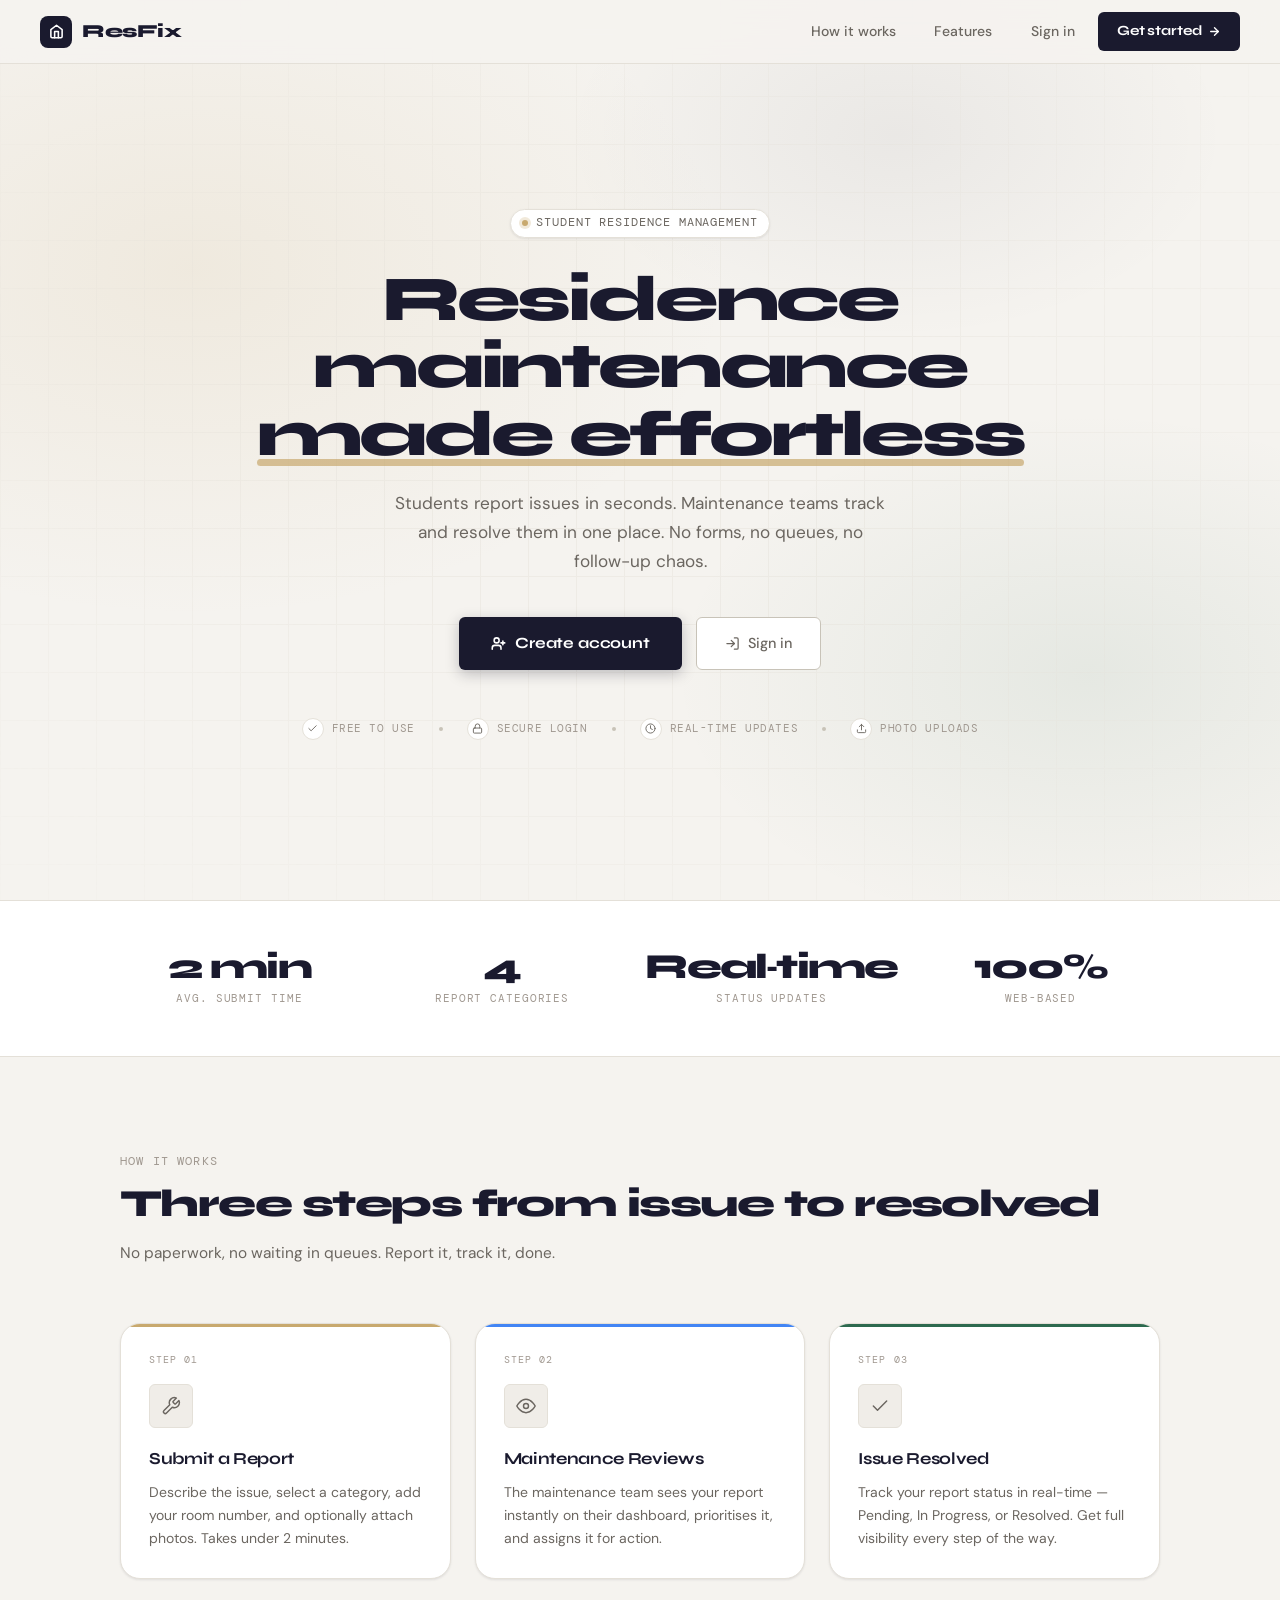
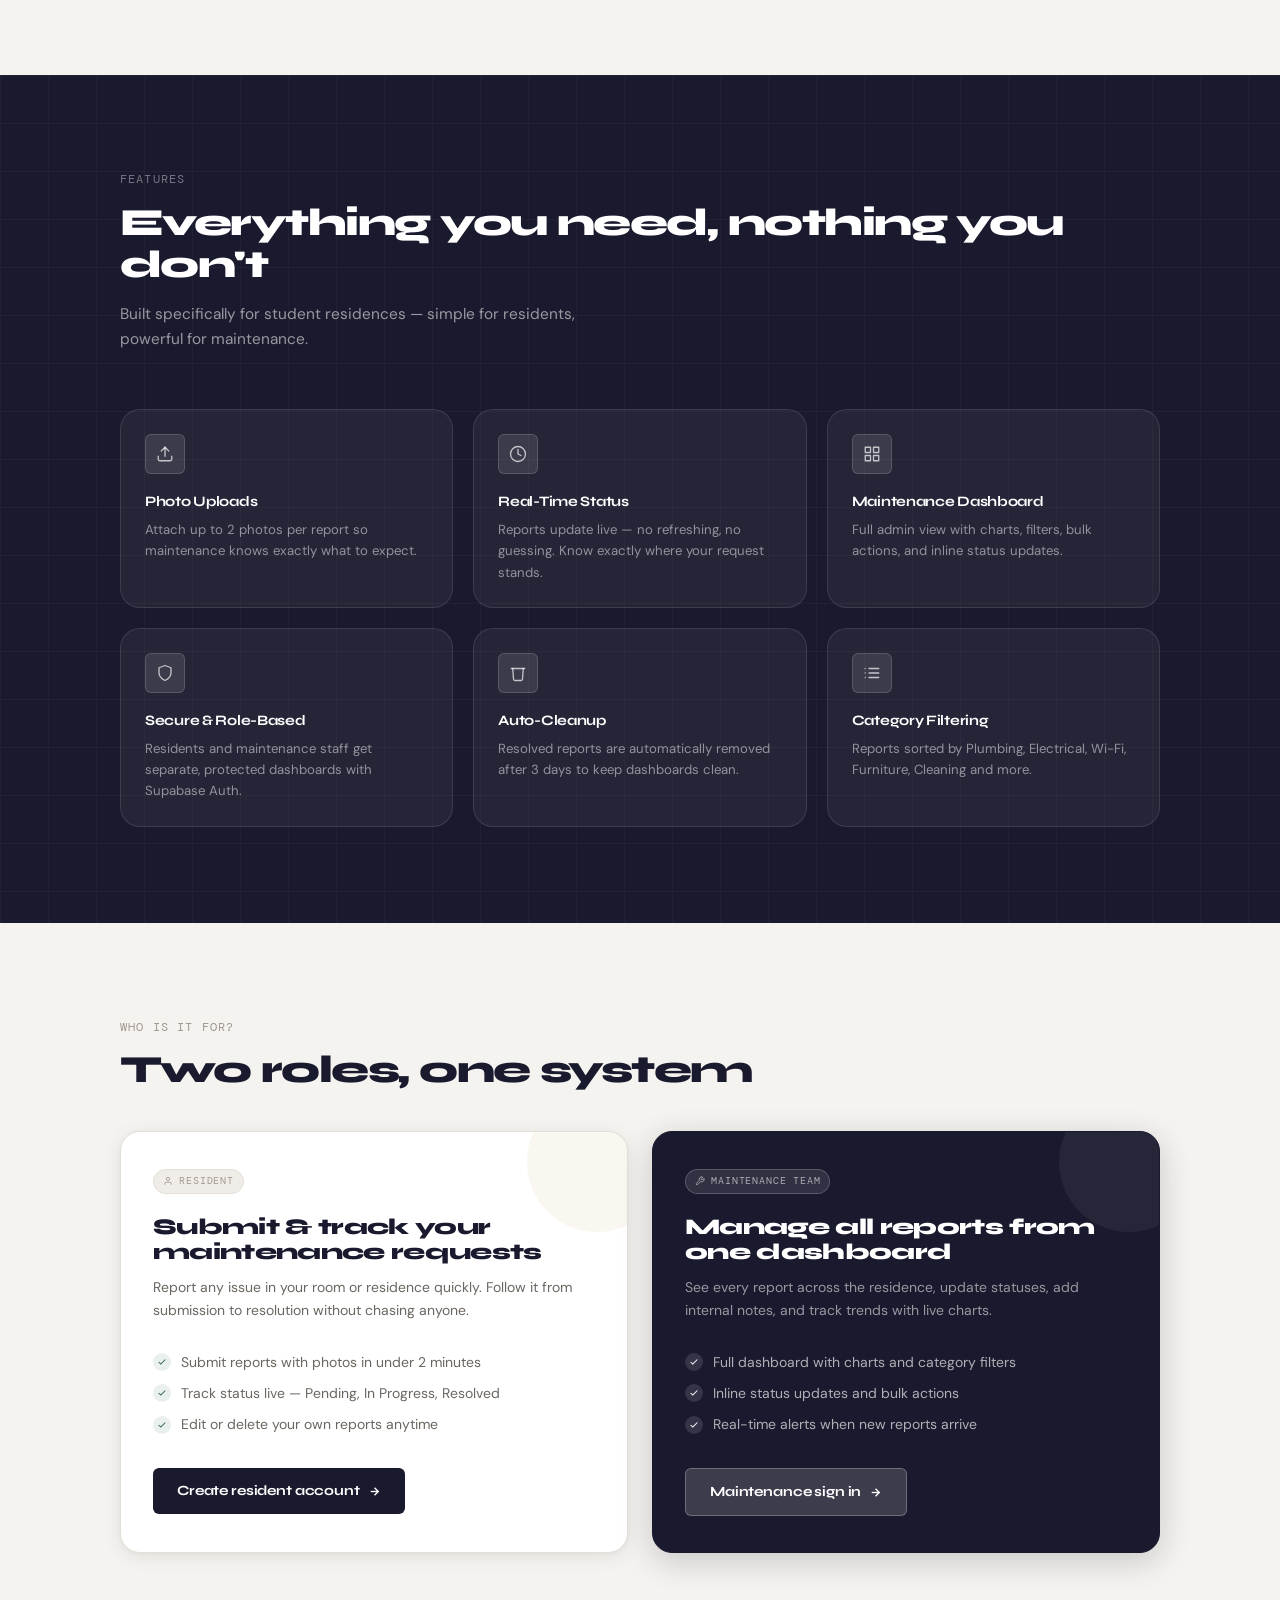
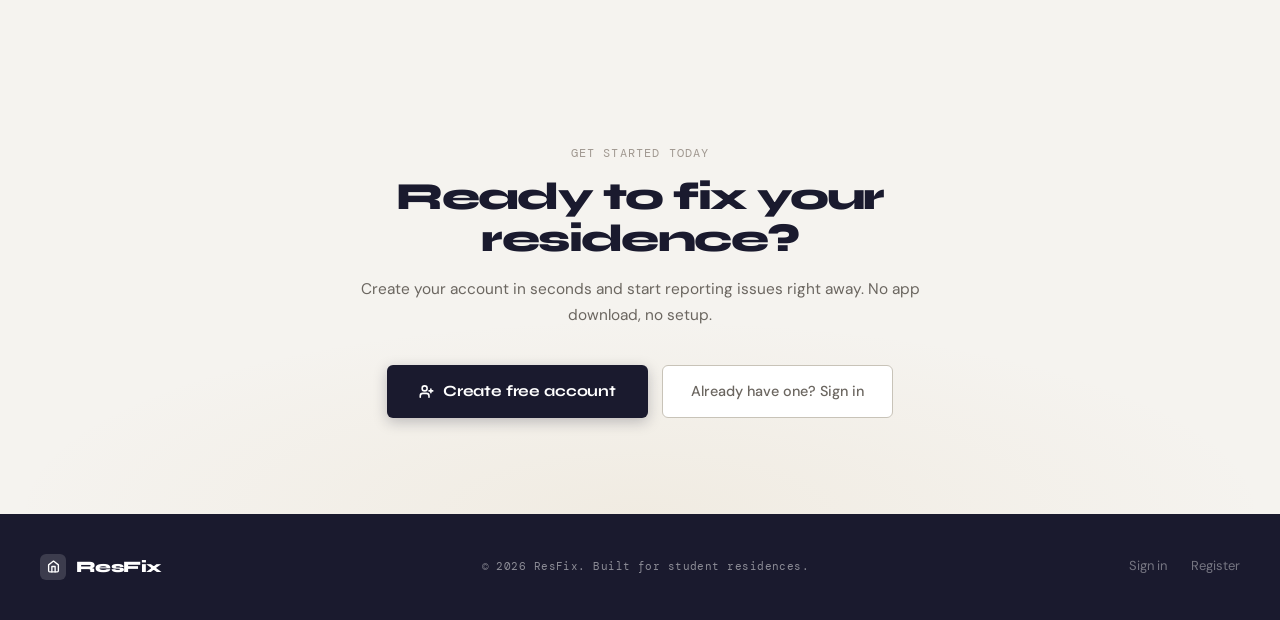
<file: index.html>
<!DOCTYPE html>
<html lang="en">
<head>
  <meta charset="UTF-8"/>
  <meta name="viewport" content="width=device-width, initial-scale=1.0"/>
  <title>ResFix – Residence Maintenance Made Easy</title>
  <link rel="preconnect" href="https://fonts.googleapis.com">
  <link rel="preconnect" href="https://fonts.gstatic.com" crossorigin>
  <link href="https://fonts.googleapis.com/css2?family=Syne:wght@400;500;600;700;800&family=DM+Sans:opsz,wght@9..40,300;9..40,400;9..40,500;9..40,600&family=DM+Mono:wght@400;500&display=swap" rel="stylesheet">
  <style>
    :root {
      --bg:         #f5f3ef;
      --surface:    #ffffff;
      --surface-2:  #f0ede8;
      --border:     #e4e0d8;
      --border-dark:#c8c3b8;
      --accent:     #1a1a2e;
      --accent-2:   #c8a96e;
      --accent-3:   #2d6a4f;
      --text:       #1a1a2e;
      --text-muted: #6b6660;
      --text-sub:   #a09890;
      --radius-sm:  6px;
      --radius:     12px;
      --radius-lg:  20px;
      --shadow-sm:  0 1px 3px rgba(26,26,46,.06), 0 1px 2px rgba(26,26,46,.04);
      --shadow:     0 4px 20px rgba(26,26,46,.08), 0 1px 4px rgba(26,26,46,.04);
      --shadow-lg:  0 16px 48px rgba(26,26,46,.12), 0 4px 12px rgba(26,26,46,.06);
      --font:       'DM Sans', sans-serif;
      --font-head:  'Syne', sans-serif;
      --mono:       'DM Mono', monospace;
    }

    *, *::before, *::after { box-sizing: border-box; margin: 0; padding: 0; }
    html { scroll-behavior: smooth; }
    body {
      font-family: var(--font);
      background: var(--bg);
      color: var(--text);
      line-height: 1.6;
      -webkit-font-smoothing: antialiased;
      overflow-x: hidden;
    }
    a { text-decoration: none; color: inherit; }
    ::-webkit-scrollbar { width: 5px; }
    ::-webkit-scrollbar-track { background: transparent; }
    ::-webkit-scrollbar-thumb { background: var(--border-dark); border-radius: 99px; }

    /* ── Navbar ── */
    .navbar {
      position: fixed; top: 0; left: 0; right: 0; z-index: 100;
      height: 64px;
      display: flex; align-items: center; justify-content: space-between;
      padding: 0 2.5rem;
      background: rgba(245,243,239,0.88);
      backdrop-filter: blur(20px); -webkit-backdrop-filter: blur(20px);
      border-bottom: 1px solid var(--border);
      animation: slideDown .5s ease both;
    }
    @keyframes slideDown {
      from { opacity:0; transform:translateY(-10px); }
      to   { opacity:1; transform:translateY(0); }
    }
    .logo {
      display: flex; align-items: center; gap: .65rem;
      font-family: var(--font-head); font-size: 1.15rem; font-weight: 800;
      letter-spacing: -.03em; color: var(--accent);
    }
    .logo-mark {
      width: 32px; height: 32px; border-radius: 8px;
      background: var(--accent); display: grid; place-items: center; flex-shrink: 0;
      transition: transform .2s;
    }
    .logo:hover .logo-mark { transform: rotate(-6deg) scale(1.05); }
    .nav-links { display: flex; align-items: center; gap: .5rem; }
    .nav-link {
      font-size: .875rem; font-weight: 500; color: var(--text-muted);
      padding: .45rem .95rem; border-radius: var(--radius-sm);
      transition: color .15s, background .15s;
    }
    .nav-link:hover { color: var(--text); background: var(--surface-2); }
    .nav-cta {
      font-family: var(--font-head); font-size: .875rem; font-weight: 700;
      background: var(--accent); color: #fff; border-radius: var(--radius-sm);
      padding: .5rem 1.2rem; letter-spacing: -.01em;
      transition: background .15s, transform .1s;
      display: inline-flex; align-items: center; gap: .4rem;
    }
    .nav-cta:hover { background: #2c2c4e; transform: translateY(-1px); }

    /* ── Hero ── */
    .hero {
      min-height: 100vh;
      display: flex; align-items: center; justify-content: center;
      padding: 8rem 2rem 5rem;
      position: relative; overflow: hidden;
    }
    .hero::before {
      content: ''; position: absolute; inset: 0; pointer-events: none;
      background:
        radial-gradient(ellipse 60% 55% at 15% 30%, rgba(200,169,110,.13) 0%, transparent 70%),
        radial-gradient(ellipse 50% 45% at 85% 75%, rgba(45,106,79,.08) 0%, transparent 65%),
        radial-gradient(ellipse 40% 35% at 70% 15%, rgba(26,26,46,.05) 0%, transparent 65%);
    }
    .hero::after {
      content: ''; position: absolute; inset: 0; pointer-events: none; opacity: .4;
      background-image:
        linear-gradient(var(--border) 1px, transparent 1px),
        linear-gradient(90deg, var(--border) 1px, transparent 1px);
      background-size: 48px 48px;
      mask-image: radial-gradient(ellipse 80% 80% at 50% 50%, black 30%, transparent 100%);
    }
    .hero-inner { position: relative; z-index: 1; max-width: 780px; width: 100%; text-align: center; }
    .hero-chip {
      display: inline-flex; align-items: center; gap: .5rem;
      font-family: var(--mono); font-size: .72rem; letter-spacing: .08em;
      text-transform: uppercase; color: var(--text-muted);
      background: var(--surface); border: 1px solid var(--border);
      border-radius: 99px; padding: .35em 1em; margin-bottom: 1.75rem;
      animation: fadeUp .6s ease .1s both; box-shadow: var(--shadow-sm);
    }
    .chip-dot {
      width: 6px; height: 6px; border-radius: 50%;
      background: var(--accent-2); flex-shrink: 0;
      box-shadow: 0 0 0 3px rgba(200,169,110,.25);
    }
    .hero-title {
      font-family: var(--font-head);
      font-size: clamp(2.4rem, 6vw, 4rem);
      font-weight: 800; letter-spacing: -.05em; line-height: 1.06;
      color: var(--accent); margin-bottom: 1.25rem;
      animation: fadeUp .6s ease .2s both;
    }
    .hero-title .highlight { position: relative; display: inline-block; color: var(--accent); }
    .hero-title .highlight::after {
      content: ''; position: absolute; left: 0; bottom: .04em; right: 0;
      height: .12em; background: var(--accent-2); border-radius: 99px; opacity: .7;
    }
    .hero-sub {
      font-size: 1.075rem; color: var(--text-muted); line-height: 1.7;
      max-width: 500px; margin: 0 auto 2.5rem;
      animation: fadeUp .6s ease .3s both;
    }
    .hero-actions {
      display: flex; align-items: center; justify-content: center;
      gap: .875rem; flex-wrap: wrap;
      animation: fadeUp .6s ease .4s both;
    }
    .btn-primary {
      font-family: var(--font-head); font-size: .975rem; font-weight: 700;
      background: var(--accent); color: #fff;
      border-radius: var(--radius-sm); padding: .875rem 2rem; letter-spacing: -.01em;
      display: inline-flex; align-items: center; gap: .55rem;
      transition: background .15s, transform .15s, box-shadow .15s;
      box-shadow: 0 4px 14px rgba(26,26,46,.25);
    }
    .btn-primary:hover { background: #2c2c4e; transform: translateY(-2px); box-shadow: 0 8px 24px rgba(26,26,46,.3); }
    .btn-primary:active { transform: translateY(0); }
    .btn-secondary {
      font-family: var(--font); font-size: .9rem; font-weight: 500;
      color: var(--text-muted); background: var(--surface);
      border: 1px solid var(--border-dark); border-radius: var(--radius-sm);
      padding: .875rem 1.75rem;
      display: inline-flex; align-items: center; gap: .5rem;
      transition: all .15s;
    }
    .btn-secondary:hover { color: var(--text); border-color: var(--accent); background: var(--surface-2); transform: translateY(-1px); }
    .hero-proof {
      margin-top: 3rem;
      display: flex; align-items: center; justify-content: center; gap: 1.5rem;
      flex-wrap: wrap; animation: fadeUp .6s ease .55s both;
    }
    .proof-item {
      display: flex; align-items: center; gap: .5rem;
      font-family: var(--mono); font-size: .7rem; letter-spacing: .05em;
      text-transform: uppercase; color: var(--text-sub);
    }
    .proof-icon {
      width: 22px; height: 22px; border-radius: 50%;
      background: var(--surface); border: 1px solid var(--border);
      display: grid; place-items: center;
    }
    .proof-sep { width: 4px; height: 4px; border-radius: 50%; background: var(--border-dark); }

    /* ── Sections ── */
    .section { padding: 6rem 2rem; position: relative; }
    .section-inner { max-width: 1040px; margin: 0 auto; }
    .section-label {
      font-family: var(--mono); font-size: .72rem; letter-spacing: .1em;
      text-transform: uppercase; color: var(--text-sub); margin-bottom: .75rem;
    }
    .section-title {
      font-family: var(--font-head); font-size: clamp(1.6rem, 3.5vw, 2.4rem);
      font-weight: 800; letter-spacing: -.04em; color: var(--accent);
      line-height: 1.1; margin-bottom: 1rem;
    }
    .section-sub {
      font-size: .9625rem; color: var(--text-muted); max-width: 480px;
      line-height: 1.65; margin-bottom: 3.5rem;
    }

    /* ── Steps ── */
    .steps { display: grid; grid-template-columns: repeat(3, 1fr); gap: 1.5rem; }
    @media (max-width: 700px) { .steps { grid-template-columns: 1fr; } }
    .step {
      background: var(--surface); border: 1px solid var(--border);
      border-radius: var(--radius-lg); padding: 1.75rem;
      box-shadow: var(--shadow-sm); position: relative; overflow: hidden;
      transition: box-shadow .2s, transform .2s, border-color .2s;
    }
    .step:hover { box-shadow: var(--shadow); transform: translateY(-3px); border-color: var(--border-dark); }
    .step::before { content: ''; position: absolute; top: 0; left: 0; right: 0; height: 3px; }
    .step:nth-child(1)::before { background: var(--accent-2); }
    .step:nth-child(2)::before { background: #4285f4; }
    .step:nth-child(3)::before { background: var(--accent-3); }
    .step-num { font-family: var(--mono); font-size: .65rem; letter-spacing: .1em; text-transform: uppercase; color: var(--text-sub); margin-bottom: 1rem; }
    .step-icon { width: 44px; height: 44px; border-radius: var(--radius-sm); background: var(--surface-2); border: 1px solid var(--border); display: grid; place-items: center; margin-bottom: 1.1rem; }
    .step h3 { font-family: var(--font-head); font-size: 1.05rem; font-weight: 700; letter-spacing: -.02em; color: var(--accent); margin-bottom: .5rem; }
    .step p { font-size: .875rem; color: var(--text-muted); line-height: 1.65; }

    /* ── Features ── */
    .features-section { background: var(--accent); padding: 6rem 2rem; position: relative; overflow: hidden; }
    .features-section::before {
      content: ''; position: absolute; inset: 0; pointer-events: none; opacity: .06;
      background-image: linear-gradient(rgba(255,255,255,.5) 1px, transparent 1px), linear-gradient(90deg, rgba(255,255,255,.5) 1px, transparent 1px);
      background-size: 48px 48px;
    }
    .features-inner { max-width: 1040px; margin: 0 auto; }
    .features-inner .section-label { color: rgba(255,255,255,.4); }
    .features-inner .section-title { color: #fff; }
    .features-inner .section-sub { color: rgba(255,255,255,.55); }
    .features-grid { display: grid; grid-template-columns: repeat(3, 1fr); gap: 1.25rem; }
    @media (max-width: 700px) { .features-grid { grid-template-columns: 1fr 1fr; } }
    @media (max-width: 420px) { .features-grid { grid-template-columns: 1fr; } }
    .feature { background: rgba(255,255,255,.05); border: 1px solid rgba(255,255,255,.1); border-radius: var(--radius-lg); padding: 1.5rem; transition: background .2s, border-color .2s; }
    .feature:hover { background: rgba(255,255,255,.09); border-color: rgba(255,255,255,.2); }
    .feat-icon { width: 40px; height: 40px; border-radius: var(--radius-sm); background: rgba(255,255,255,.1); border: 1px solid rgba(255,255,255,.15); display: grid; place-items: center; margin-bottom: 1rem; }
    .feature h4 { font-family: var(--font-head); font-size: .9rem; font-weight: 700; letter-spacing: -.02em; color: #fff; margin-bottom: .4rem; }
    .feature p { font-size: .825rem; color: rgba(255,255,255,.5); line-height: 1.6; }

    /* ── Roles ── */
    .roles-section { padding: 6rem 2rem; }
    .roles-inner { max-width: 1040px; margin: 0 auto; }
    .roles-grid { display: grid; grid-template-columns: 1fr 1fr; gap: 1.5rem; }
    @media (max-width: 680px) { .roles-grid { grid-template-columns: 1fr; } }
    .role-card { border-radius: var(--radius-lg); padding: 2.25rem 2rem; position: relative; overflow: hidden; transition: transform .2s, box-shadow .2s; }
    .role-card:hover { transform: translateY(-4px); }
    .role-card.resident { background: var(--surface); border: 1px solid var(--border); box-shadow: var(--shadow); }
    .role-card.maintenance { background: var(--accent); border: 1px solid var(--accent); box-shadow: 0 8px 32px rgba(26,26,46,.2); }
    .role-card::before { content: ''; position: absolute; top: -40px; right: -40px; width: 140px; height: 140px; border-radius: 50%; }
    .role-card.resident::before { background: rgba(200,169,110,.1); }
    .role-card.maintenance::before { background: rgba(255,255,255,.05); }
    .role-badge { display: inline-flex; align-items: center; gap: .4rem; font-family: var(--mono); font-size: .65rem; letter-spacing: .08em; text-transform: uppercase; border-radius: 99px; padding: .3em .85em; margin-bottom: 1.25rem; }
    .resident .role-badge { background: var(--surface-2); border: 1px solid var(--border); color: var(--text-sub); }
    .maintenance .role-badge { background: rgba(255,255,255,.1); border: 1px solid rgba(255,255,255,.2); color: rgba(255,255,255,.6); }
    .role-card h3 { font-family: var(--font-head); font-size: 1.4rem; font-weight: 800; letter-spacing: -.03em; margin-bottom: .65rem; line-height: 1.15; }
    .resident h3 { color: var(--accent); }
    .maintenance h3 { color: #fff; }
    .role-card p { font-size: .875rem; line-height: 1.7; margin-bottom: 1.75rem; }
    .resident p { color: var(--text-muted); }
    .maintenance p { color: rgba(255,255,255,.55); }
    .role-perks { list-style: none; margin-bottom: 2rem; display: flex; flex-direction: column; gap: .55rem; }
    .role-perks li { display: flex; align-items: center; gap: .65rem; font-size: .875rem; }
    .resident .role-perks li { color: var(--text-muted); }
    .maintenance .role-perks li { color: rgba(255,255,255,.65); }
    .perk-check { width: 18px; height: 18px; border-radius: 50%; display: grid; place-items: center; flex-shrink: 0; }
    .resident .perk-check { background: rgba(45,106,79,.1); }
    .maintenance .perk-check { background: rgba(255,255,255,.12); }
    .role-btn { display: inline-flex; align-items: center; gap: .5rem; font-family: var(--font-head); font-size: .875rem; font-weight: 700; letter-spacing: -.01em; border-radius: var(--radius-sm); padding: .75rem 1.5rem; transition: all .15s; }
    .resident .role-btn { background: var(--accent); color: #fff; }
    .resident .role-btn:hover { background: #2c2c4e; transform: translateY(-1px); }
    .maintenance .role-btn { background: rgba(255,255,255,.15); color: #fff; border: 1px solid rgba(255,255,255,.25); }
    .maintenance .role-btn:hover { background: rgba(255,255,255,.25); transform: translateY(-1px); }

    /* ── Stats strip ── */
    .stats-strip { background: var(--surface); border-top: 1px solid var(--border); border-bottom: 1px solid var(--border); padding: 3rem 2rem; }
    .stats-strip-inner { max-width: 1040px; margin: 0 auto; display: grid; grid-template-columns: repeat(4, 1fr); gap: 1.5rem; text-align: center; }
    @media (max-width: 600px) { .stats-strip-inner { grid-template-columns: repeat(2, 1fr); } }
    .stat-num { font-family: var(--font-head); font-size: 2.2rem; font-weight: 800; letter-spacing: -.05em; color: var(--accent); line-height: 1; margin-bottom: .35rem; }
    .stat-label { font-family: var(--mono); font-size: .7rem; letter-spacing: .08em; text-transform: uppercase; color: var(--text-sub); }

    /* ── CTA ── */
    .cta-section { padding: 6rem 2rem; text-align: center; position: relative; overflow: hidden; }
    .cta-section::before { content: ''; position: absolute; inset: 0; pointer-events: none; background: radial-gradient(ellipse 70% 60% at 50% 100%, rgba(200,169,110,.1) 0%, transparent 70%); }
    .cta-inner { position: relative; z-index: 1; max-width: 600px; margin: 0 auto; }
    .cta-actions { display: flex; align-items: center; justify-content: center; gap: .875rem; flex-wrap: wrap; margin-top: 2.25rem; }

    /* ── Footer ── */
    .footer { background: var(--accent); color: rgba(255,255,255,.5); padding: 2.5rem; display: flex; align-items: center; justify-content: space-between; flex-wrap: wrap; gap: 1rem; }
    .footer-logo { display: flex; align-items: center; gap: .6rem; font-family: var(--font-head); font-size: 1rem; font-weight: 800; letter-spacing: -.03em; color: #fff; }
    .footer-logo-mark { width: 26px; height: 26px; border-radius: 6px; background: rgba(255,255,255,.15); display: grid; place-items: center; }
    .footer-copy { font-family: var(--mono); font-size: .7rem; letter-spacing: .04em; }
    .footer-links { display: flex; gap: 1.5rem; }
    .footer-links a { font-size: .8125rem; color: rgba(255,255,255,.4); transition: color .15s; }
    .footer-links a:hover { color: #fff; }

    /* ── Animations ── */
    @keyframes fadeUp { from { opacity:0; transform:translateY(18px); } to { opacity:1; transform:translateY(0); } }
    .reveal { opacity:0; transform:translateY(18px); transition: opacity .55s ease, transform .55s ease; }
    .reveal.visible { opacity:1; transform:translateY(0); }
    .reveal-stagger > * { opacity:0; transform:translateY(14px); transition: opacity .45s ease, transform .45s ease; }
    .reveal-stagger.visible > *:nth-child(1) { opacity:1; transform:none; transition-delay: 0s; }
    .reveal-stagger.visible > *:nth-child(2) { opacity:1; transform:none; transition-delay: .1s; }
    .reveal-stagger.visible > *:nth-child(3) { opacity:1; transform:none; transition-delay: .2s; }
    .reveal-stagger.visible > *:nth-child(4) { opacity:1; transform:none; transition-delay: .3s; }
    .reveal-stagger.visible > *:nth-child(5) { opacity:1; transform:none; transition-delay: .4s; }
    .reveal-stagger.visible > *:nth-child(6) { opacity:1; transform:none; transition-delay: .5s; }

    @media (max-width: 600px) {
      .navbar { padding: 0 1.25rem; }
      .navbar .nav-link { display: none; }
      .hero { padding: 7rem 1.25rem 4rem; }
      .section { padding: 4rem 1.25rem; }
      .features-section, .roles-section { padding: 4rem 1.25rem; }
      .footer { flex-direction: column; align-items: flex-start; padding: 2rem 1.25rem; }
    }
  </style>
</head>
<body>

<!-- ════ NAVBAR ════ -->
<nav class="navbar">
  <!-- ✅ Logo stays on landing page -->
  <a href="index.html" class="logo">
    <div class="logo-mark">
      <svg width="15" height="15" viewBox="0 0 24 24" fill="none" stroke="#fff" stroke-width="2.5" stroke-linecap="round" stroke-linejoin="round">
        <path d="M3 9l9-7 9 7v11a2 2 0 0 1-2 2H5a2 2 0 0 1-2-2z"/>
        <polyline points="9 22 9 12 15 12 15 22"/>
      </svg>
    </div>
    ResFix
  </a>
  <div class="nav-links">
    <a href="#how" class="nav-link">How it works</a>
    <a href="#features" class="nav-link">Features</a>
    <!-- ✅ Sign in → login.html -->
    <a href="login.html" class="nav-link">Sign in</a>
    <!-- ✅ Get started → register.html -->
    <a href="register.html" class="nav-cta">
      Get started
      <svg width="13" height="13" viewBox="0 0 24 24" fill="none" stroke="currentColor" stroke-width="2.5" stroke-linecap="round" stroke-linejoin="round"><path d="M5 12h14"/><path d="m12 5 7 7-7 7"/></svg>
    </a>
  </div>
</nav>

<!-- ════ HERO ════ -->
<section class="hero">
  <div class="hero-inner">
    <div class="hero-chip">
      <div class="chip-dot"></div>
      Student Residence Management
    </div>

    <h1 class="hero-title">
      Residence maintenance<br>
      <span class="highlight">made effortless</span>
    </h1>

    <p class="hero-sub">
      Students report issues in seconds. Maintenance teams track and resolve them in one place. No forms, no queues, no follow-up chaos.
    </p>

    <div class="hero-actions">
      <!-- ✅ Create account → register.html -->
      <a href="register.html" class="btn-primary">
        <svg width="15" height="15" viewBox="0 0 24 24" fill="none" stroke="currentColor" stroke-width="2.5" stroke-linecap="round" stroke-linejoin="round"><path d="M16 21v-2a4 4 0 0 0-4-4H6a4 4 0 0 0-4 4v2"/><circle cx="9" cy="7" r="4"/><line x1="19" y1="8" x2="19" y2="14"/><line x1="22" y1="11" x2="16" y2="11"/></svg>
        Create account
      </a>
      <!-- ✅ Sign in → login.html -->
      <a href="login.html" class="btn-secondary">
        <svg width="15" height="15" viewBox="0 0 24 24" fill="none" stroke="currentColor" stroke-width="2" stroke-linecap="round" stroke-linejoin="round"><path d="M15 3h4a2 2 0 0 1 2 2v14a2 2 0 0 1-2 2h-4"/><polyline points="10 17 15 12 10 7"/><line x1="15" y1="12" x2="3" y2="12"/></svg>
        Sign in
      </a>
    </div>

    <div class="hero-proof">
      <div class="proof-item">
        <div class="proof-icon"><svg width="11" height="11" viewBox="0 0 24 24" fill="none" stroke="#6b6660" stroke-width="2" stroke-linecap="round" stroke-linejoin="round"><polyline points="20 6 9 17 4 12"/></svg></div>
        Free to use
      </div>
      <div class="proof-sep"></div>
      <div class="proof-item">
        <div class="proof-icon"><svg width="11" height="11" viewBox="0 0 24 24" fill="none" stroke="#6b6660" stroke-width="2" stroke-linecap="round" stroke-linejoin="round"><rect x="3" y="11" width="18" height="11" rx="2"/><path d="M7 11V7a5 5 0 0 1 10 0v4"/></svg></div>
        Secure login
      </div>
      <div class="proof-sep"></div>
      <div class="proof-item">
        <div class="proof-icon"><svg width="11" height="11" viewBox="0 0 24 24" fill="none" stroke="#6b6660" stroke-width="2" stroke-linecap="round" stroke-linejoin="round"><circle cx="12" cy="12" r="10"/><polyline points="12 6 12 12 16 14"/></svg></div>
        Real-time updates
      </div>
      <div class="proof-sep"></div>
      <div class="proof-item">
        <div class="proof-icon"><svg width="11" height="11" viewBox="0 0 24 24" fill="none" stroke="#6b6660" stroke-width="2" stroke-linecap="round" stroke-linejoin="round"><path d="M21 15v4a2 2 0 0 1-2 2H5a2 2 0 0 1-2-2v-4"/><polyline points="17 8 12 3 7 8"/><line x1="12" y1="3" x2="12" y2="15"/></svg></div>
        Photo uploads
      </div>
    </div>
  </div>
</section>

<!-- ════ STATS STRIP ════ -->
<div class="stats-strip reveal">
  <div class="stats-strip-inner reveal-stagger">
    <div><div class="stat-num">2 min</div><div class="stat-label">Avg. submit time</div></div>
    <div><div class="stat-num">4</div><div class="stat-label">Report categories</div></div>
    <div><div class="stat-num">Real‑time</div><div class="stat-label">Status updates</div></div>
    <div><div class="stat-num">100%</div><div class="stat-label">Web-based</div></div>
  </div>
</div>

<!-- ════ HOW IT WORKS ════ -->
<section class="section" id="how">
  <div class="section-inner">
    <div class="reveal">
      <div class="section-label">How it works</div>
      <h2 class="section-title">Three steps from issue to resolved</h2>
      <p class="section-sub">No paperwork, no waiting in queues. Report it, track it, done.</p>
    </div>
    <div class="steps reveal-stagger">
      <div class="step">
        <div class="step-num">Step 01</div>
        <div class="step-icon"><svg width="20" height="20" viewBox="0 0 24 24" fill="none" stroke="#6b6660" stroke-width="1.75" stroke-linecap="round" stroke-linejoin="round"><path d="M14.7 6.3a1 1 0 0 0 0 1.4l1.6 1.6a1 1 0 0 0 1.4 0l3.77-3.77a6 6 0 0 1-7.94 7.94l-6.91 6.91a2.12 2.12 0 0 1-3-3l6.91-6.91a6 6 0 0 1 7.94-7.94l-3.76 3.76z"/></svg></div>
        <h3>Submit a Report</h3>
        <p>Describe the issue, select a category, add your room number, and optionally attach photos. Takes under 2 minutes.</p>
      </div>
      <div class="step">
        <div class="step-num">Step 02</div>
        <div class="step-icon"><svg width="20" height="20" viewBox="0 0 24 24" fill="none" stroke="#6b6660" stroke-width="1.75" stroke-linecap="round" stroke-linejoin="round"><path d="M1 12s4-8 11-8 11 8 11 8-4 8-11 8-11-8-11-8z"/><circle cx="12" cy="12" r="3"/></svg></div>
        <h3>Maintenance Reviews</h3>
        <p>The maintenance team sees your report instantly on their dashboard, prioritises it, and assigns it for action.</p>
      </div>
      <div class="step">
        <div class="step-num">Step 03</div>
        <div class="step-icon"><svg width="20" height="20" viewBox="0 0 24 24" fill="none" stroke="#6b6660" stroke-width="1.75" stroke-linecap="round" stroke-linejoin="round"><polyline points="20 6 9 17 4 12"/></svg></div>
        <h3>Issue Resolved</h3>
        <p>Track your report status in real-time — Pending, In Progress, or Resolved. Get full visibility every step of the way.</p>
      </div>
    </div>
  </div>
</section>

<!-- ════ FEATURES ════ -->
<section class="features-section" id="features">
  <div class="features-inner">
    <div class="reveal">
      <div class="section-label">Features</div>
      <h2 class="section-title">Everything you need, nothing you don't</h2>
      <p class="section-sub">Built specifically for student residences — simple for residents, powerful for maintenance.</p>
    </div>
    <div class="features-grid reveal-stagger">
      <div class="feature">
        <div class="feat-icon"><svg width="18" height="18" viewBox="0 0 24 24" fill="none" stroke="rgba(255,255,255,.7)" stroke-width="1.75" stroke-linecap="round" stroke-linejoin="round"><path d="M21 15v4a2 2 0 0 1-2 2H5a2 2 0 0 1-2-2v-4"/><polyline points="17 8 12 3 7 8"/><line x1="12" y1="3" x2="12" y2="15"/></svg></div>
        <h4>Photo Uploads</h4>
        <p>Attach up to 2 photos per report so maintenance knows exactly what to expect.</p>
      </div>
      <div class="feature">
        <div class="feat-icon"><svg width="18" height="18" viewBox="0 0 24 24" fill="none" stroke="rgba(255,255,255,.7)" stroke-width="1.75" stroke-linecap="round" stroke-linejoin="round"><circle cx="12" cy="12" r="10"/><polyline points="12 6 12 12 16 14"/></svg></div>
        <h4>Real-Time Status</h4>
        <p>Reports update live — no refreshing, no guessing. Know exactly where your request stands.</p>
      </div>
      <div class="feature">
        <div class="feat-icon"><svg width="18" height="18" viewBox="0 0 24 24" fill="none" stroke="rgba(255,255,255,.7)" stroke-width="1.75" stroke-linecap="round" stroke-linejoin="round"><rect x="3" y="3" width="7" height="7"/><rect x="14" y="3" width="7" height="7"/><rect x="14" y="14" width="7" height="7"/><rect x="3" y="14" width="7" height="7"/></svg></div>
        <h4>Maintenance Dashboard</h4>
        <p>Full admin view with charts, filters, bulk actions, and inline status updates.</p>
      </div>
      <div class="feature">
        <div class="feat-icon"><svg width="18" height="18" viewBox="0 0 24 24" fill="none" stroke="rgba(255,255,255,.7)" stroke-width="1.75" stroke-linecap="round" stroke-linejoin="round"><path d="M12 22s8-4 8-10V5l-8-3-8 3v7c0 6 8 10 8 10z"/></svg></div>
        <h4>Secure & Role-Based</h4>
        <p>Residents and maintenance staff get separate, protected dashboards with Supabase Auth.</p>
      </div>
      <div class="feature">
        <div class="feat-icon"><svg width="18" height="18" viewBox="0 0 24 24" fill="none" stroke="rgba(255,255,255,.7)" stroke-width="1.75" stroke-linecap="round" stroke-linejoin="round"><polyline points="3 6 5 6 21 6"/><path d="M19 6l-1 14a2 2 0 0 1-2 2H8a2 2 0 0 1-2-2L5 6"/></svg></div>
        <h4>Auto-Cleanup</h4>
        <p>Resolved reports are automatically removed after 3 days to keep dashboards clean.</p>
      </div>
      <div class="feature">
        <div class="feat-icon"><svg width="18" height="18" viewBox="0 0 24 24" fill="none" stroke="rgba(255,255,255,.7)" stroke-width="1.75" stroke-linecap="round" stroke-linejoin="round"><line x1="8" y1="6" x2="21" y2="6"/><line x1="8" y1="12" x2="21" y2="12"/><line x1="8" y1="18" x2="21" y2="18"/><line x1="3" y1="6" x2="3.01" y2="6"/><line x1="3" y1="12" x2="3.01" y2="12"/><line x1="3" y1="18" x2="3.01" y2="18"/></svg></div>
        <h4>Category Filtering</h4>
        <p>Reports sorted by Plumbing, Electrical, Wi-Fi, Furniture, Cleaning and more.</p>
      </div>
    </div>
  </div>
</section>

<!-- ════ ROLES ════ -->
<section class="roles-section">
  <div class="roles-inner">
    <div class="reveal" style="margin-bottom:2.5rem">
      <div class="section-label">Who is it for?</div>
      <h2 class="section-title">Two roles, one system</h2>
    </div>
    <div class="roles-grid reveal-stagger">

      <!-- Resident card -->
      <div class="role-card resident">
        <div class="role-badge">
          <svg width="10" height="10" viewBox="0 0 24 24" fill="none" stroke="currentColor" stroke-width="2"><path d="M20 21v-2a4 4 0 0 0-4-4H8a4 4 0 0 0-4 4v2"/><circle cx="12" cy="7" r="4"/></svg>
          Resident
        </div>
        <h3>Submit & track your maintenance requests</h3>
        <p>Report any issue in your room or residence quickly. Follow it from submission to resolution without chasing anyone.</p>
        <ul class="role-perks">
          <li><div class="perk-check"><svg width="10" height="10" viewBox="0 0 24 24" fill="none" stroke="#2d6a4f" stroke-width="2.5"><polyline points="20 6 9 17 4 12"/></svg></div>Submit reports with photos in under 2 minutes</li>
          <li><div class="perk-check"><svg width="10" height="10" viewBox="0 0 24 24" fill="none" stroke="#2d6a4f" stroke-width="2.5"><polyline points="20 6 9 17 4 12"/></svg></div>Track status live — Pending, In Progress, Resolved</li>
          <li><div class="perk-check"><svg width="10" height="10" viewBox="0 0 24 24" fill="none" stroke="#2d6a4f" stroke-width="2.5"><polyline points="20 6 9 17 4 12"/></svg></div>Edit or delete your own reports anytime</li>
        </ul>
        <!-- ✅ Resident CTA → register.html -->
        <a href="register.html" class="role-btn">
          Create resident account
          <svg width="13" height="13" viewBox="0 0 24 24" fill="none" stroke="currentColor" stroke-width="2.5"><path d="M5 12h14"/><path d="m12 5 7 7-7 7"/></svg>
        </a>
      </div>

      <!-- Maintenance card -->
      <div class="role-card maintenance">
        <div class="role-badge">
          <svg width="10" height="10" viewBox="0 0 24 24" fill="none" stroke="currentColor" stroke-width="2"><path d="M14.7 6.3a1 1 0 0 0 0 1.4l1.6 1.6a1 1 0 0 0 1.4 0l3.77-3.77a6 6 0 0 1-7.94 7.94l-6.91 6.91a2.12 2.12 0 0 1-3-3l6.91-6.91a6 6 0 0 1 7.94-7.94l-3.76 3.76z"/></svg>
          Maintenance Team
        </div>
        <h3>Manage all reports from one dashboard</h3>
        <p>See every report across the residence, update statuses, add internal notes, and track trends with live charts.</p>
        <ul class="role-perks">
          <li><div class="perk-check"><svg width="10" height="10" viewBox="0 0 24 24" fill="none" stroke="#fff" stroke-width="2.5"><polyline points="20 6 9 17 4 12"/></svg></div>Full dashboard with charts and category filters</li>
          <li><div class="perk-check"><svg width="10" height="10" viewBox="0 0 24 24" fill="none" stroke="#fff" stroke-width="2.5"><polyline points="20 6 9 17 4 12"/></svg></div>Inline status updates and bulk actions</li>
          <li><div class="perk-check"><svg width="10" height="10" viewBox="0 0 24 24" fill="none" stroke="#fff" stroke-width="2.5"><polyline points="20 6 9 17 4 12"/></svg></div>Real-time alerts when new reports arrive</li>
        </ul>
        <!-- ✅ Maintenance CTA → login.html -->
        <a href="login.html" class="role-btn">
          Maintenance sign in
          <svg width="13" height="13" viewBox="0 0 24 24" fill="none" stroke="currentColor" stroke-width="2.5"><path d="M5 12h14"/><path d="m12 5 7 7-7 7"/></svg>
        </a>
      </div>

    </div>
  </div>
</section>

<!-- ════ CTA ════ -->
<section class="cta-section">
  <div class="cta-inner reveal">
    <div class="section-label" style="text-align:center">Get started today</div>
    <h2 class="section-title" style="text-align:center">Ready to fix your residence?</h2>
    <p style="color:var(--text-muted);font-size:.9625rem;line-height:1.7;margin-top:.75rem">
      Create your account in seconds and start reporting issues right away. No app download, no setup.
    </p>
    <div class="cta-actions">
      <!-- ✅ Both CTAs correct -->
      <a href="register.html" class="btn-primary">
        <svg width="15" height="15" viewBox="0 0 24 24" fill="none" stroke="currentColor" stroke-width="2.5" stroke-linecap="round" stroke-linejoin="round"><path d="M16 21v-2a4 4 0 0 0-4-4H6a4 4 0 0 0-4 4v2"/><circle cx="9" cy="7" r="4"/><line x1="19" y1="8" x2="19" y2="14"/><line x1="22" y1="11" x2="16" y2="11"/></svg>
        Create free account
      </a>
      <a href="login.html" class="btn-secondary">Already have one? Sign in</a>
    </div>
  </div>
</section>

<!-- ════ FOOTER ════ -->
<footer class="footer">
  <div class="footer-logo">
    <div class="footer-logo-mark">
      <svg width="13" height="13" viewBox="0 0 24 24" fill="none" stroke="#fff" stroke-width="2.5" stroke-linecap="round" stroke-linejoin="round"><path d="M3 9l9-7 9 7v11a2 2 0 0 1-2 2H5a2 2 0 0 1-2-2z"/><polyline points="9 22 9 12 15 12 15 22"/></svg>
    </div>
    ResFix
  </div>
  <div class="footer-copy">© 2026 ResFix. Built for student residences.</div>
  <div class="footer-links">
    <!-- ✅ Footer links correct -->
    <a href="login.html">Sign in</a>
    <a href="register.html">Register</a>
  </div>
</footer>

<script>
  // Scroll reveal
  const observer = new IntersectionObserver((entries) => {
    entries.forEach(entry => {
      if (entry.isIntersecting) {
        entry.target.classList.add('visible');
        observer.unobserve(entry.target);
      }
    });
  }, { threshold: 0.12 });
  document.querySelectorAll('.reveal, .reveal-stagger').forEach(el => observer.observe(el));

  // Navbar shadow on scroll
  const navbar = document.querySelector('.navbar');
  window.addEventListener('scroll', () => {
    navbar.style.boxShadow = window.scrollY > 10 ? '0 4px 20px rgba(26,26,46,.08)' : 'none';
  }, { passive: true });
</script>
</body>
</html>
</file>
